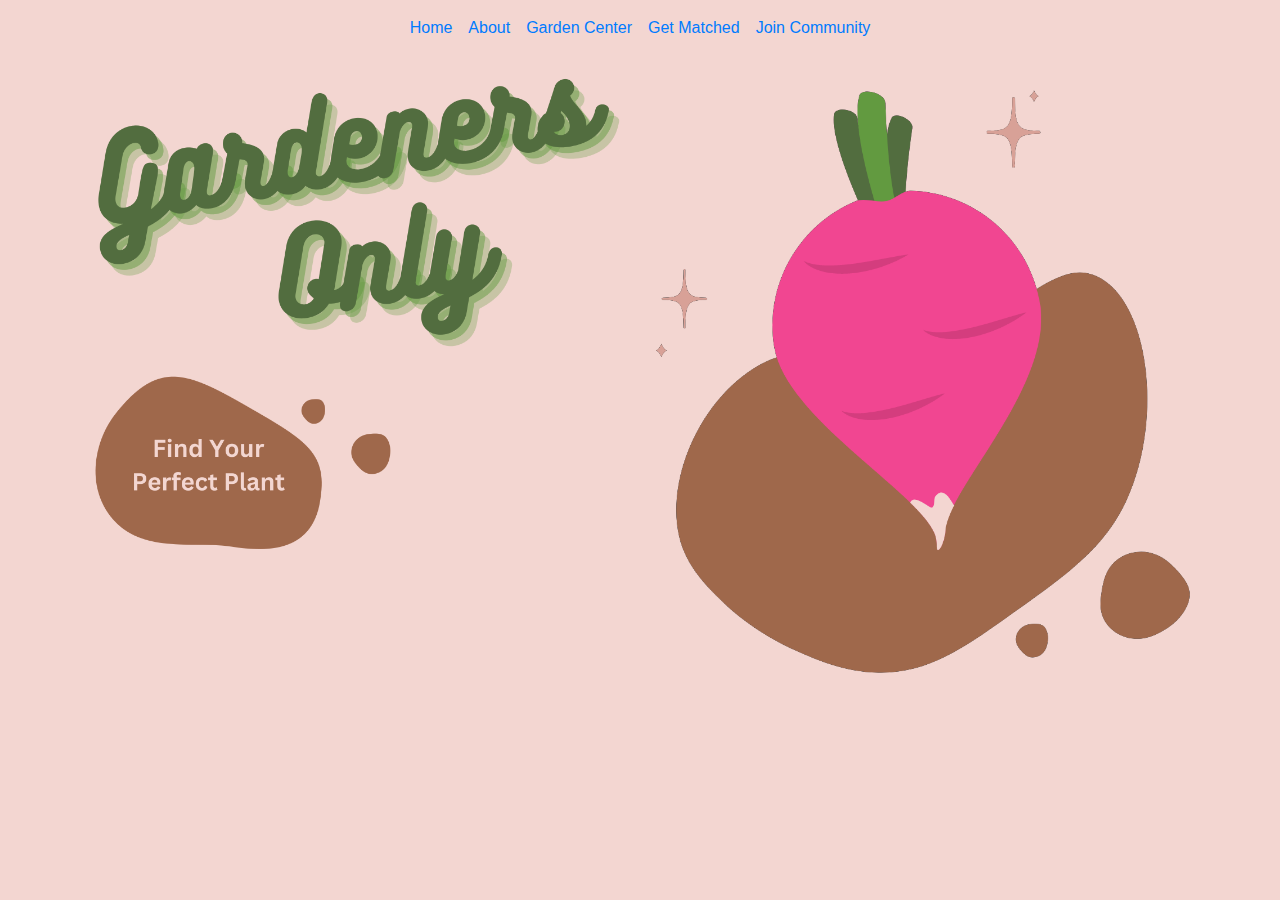
<file: Index.html>
<!DOCTYPE html>
<html lang="en">

<Head>
    <!-- Required meta tags -->
    <meta charset="utf-8">
    <meta name="viewport" content="width=device-width, initial-scale=1, shrink-to-fit=no">

    <!-- Bootstrap CSS -->
    <link rel="stylesheet" href="https://cdn.jsdelivr.net/npm/bootstrap@4.0.0/dist/css/bootstrap.min.css" integrity="sha384-Gn5384xqQ1aoWXA+058RXPxPg6fy4IWvTNh0E263XmFcJlSAwiGgFAW/dAiS6JXm" crossorigin="anonymous">
    
    <!-- Javascript -->
    <script src="randomveggie.js"></script>
    <title>Garden Project</title>
     <style>
    .navbar-custom .navbar-text {
        color: green;
    }
    </style>
</Head>

<body style="background-color:#F3D6D1;">

        <nav class="navbar sticky-top navbar-expand-md navbar-fixed-top main-nav">
            <div class="container">
                <ul class="nav navbar-nav mx-auto">
                    <li class="nav-item active">
                        <a class="nav-link" href="index.html">Home</a>
                    </li>
                    <li class="nav-item">
                        <a class="nav-link" href="about.html">About</a>
                    </li>
                    <li class="nav-item">
                        <a class="nav-link" href="gardencenter.html">Garden Center</a>
                    </li>
                    <li class="nav-item">
                        <a class="nav-link" href="perfectmatch.html">Get Matched</a>
                    </li>
                    <li class="nav-item">
                        <a class="nav-link" href="joincommunity.html">Join Community</a>
                    </li>
                </ul>
            </div>
        </nav>

        <div class="container">
            <div class="row">
                <div class="col-sm">
                    <div class="row-sm">
                        <img src="./gardenersonly.png" class="img-fluid" alt="Responsive image">                       
                    </div>
                    <div class="row-sm">
                        <img src="./plantmatchbutton.png" class="img-fluid" alt="Responsive image">                       
                    </div>
                </div>

                <div class="col-sm">
                    <!-- <img id="randomVeggie">image?<img/> -->
                    <img src="./turnip.png" class="img-fluid" alt="Responsive image">
                </div>
            </div>
        </div>

    <!-- Optional JavaScript -->
    <!-- jQuery first, then Popper.js, then Bootstrap JS -->
    <script src="https://code.jquery.com/jquery-3.2.1.slim.min.js" integrity="sha384-KJ3o2DKtIkvYIK3UENzmM7KCkRr/rE9/Qpg6aAZGJwFDMVNA/GpGFF93hXpG5KkN" crossorigin="anonymous"></script>
    <script src="https://cdn.jsdelivr.net/npm/popper.js@1.12.9/dist/umd/popper.min.js" integrity="sha384-ApNbgh9B+Y1QKtv3Rn7W3mgPxhU9K/ScQsAP7hUibX39j7fakFPskvXusvfa0b4Q" crossorigin="anonymous"></script>
    <script src="https://cdn.jsdelivr.net/npm/bootstrap@4.0.0/dist/js/bootstrap.min.js" integrity="sha384-JZR6Spejh4U02d8jOt6vLEHfe/JQGiRRSQQxSfFWpi1MquVdAyjUar5+76PVCmYl" crossorigin="anonymous"></script>


</body>









</html>
</file>
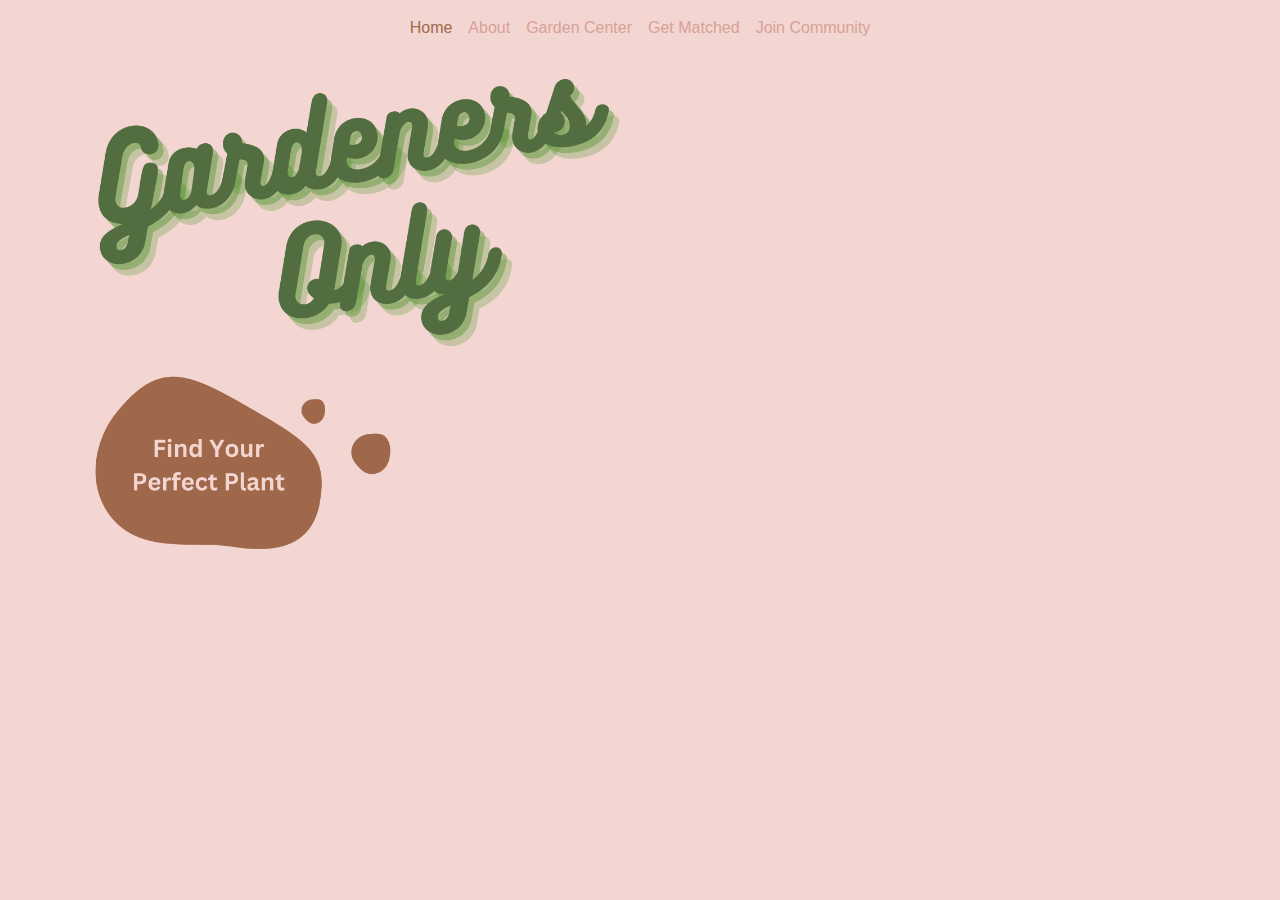
<file: index.html>
<!DOCTYPE html>
<html lang="en">

<Head>
    <!-- Required meta tags -->
    <meta charset="utf-8">
    <meta name="viewport" content="width=device-width, initial-scale=1, shrink-to-fit=no">

    <!-- Bootstrap CSS -->
    <link rel="stylesheet" href="https://cdn.jsdelivr.net/npm/bootstrap@4.0.0/dist/css/bootstrap.min.css" integrity="sha384-Gn5384xqQ1aoWXA+058RXPxPg6fy4IWvTNh0E263XmFcJlSAwiGgFAW/dAiS6JXm" crossorigin="anonymous">
    <link rel="stylesheet" href="style.css">
    
    <!-- Javascript -->
    <script src="randomveggie.js"></script>
    
    <title>Gardeners Only</title>
    
</Head>

<body style="background-color:#F3D6D1;">

        <nav class="navbar sticky-top navbar-expand-md navbar-fixed-top main-nav">
            <div class="container">
                <ul class="nav navbar-nav mx-auto">
                    <li class="nav-item active">
                        <a class="nav-link" href="index.html">Home</a>
                    </li>
                    <li class="nav-item">
                        <a class="nav-link" href="about.html">About</a>
                    </li>
                    <li class="nav-item">
                        <a class="nav-link" href="gardencenter.html">Garden Center</a>
                    </li>
                    <li class="nav-item">
                        <a class="nav-link" href="perfectmatch.html">Get Matched</a>
                    </li>
                    <li class="nav-item">
                        <a class="nav-link" href="joincommunity.html">Join Community</a>
                    </li>
                </ul>
            </div>
        </nav>

        <div class="container">
            <div class="row">
                <div class="col-sm">
                    <div class="row-sm">
                        <img src="./gardenersonly.png" class="img-fluid" alt="Responsive image">                       
                    </div>
                    <div class="row-sm">
                        <a href="https://natashablussick.github.io/Gardeners-Only/perfectmatch.html">
                        <img src="./plantmatchbutton.png" class="img-fluid" alt="Responsive image">
                        </a>
                    </div>
                </div>

                <div class="col-sm">
                    <div class="col-sm" id="banner-load">
                </div>
            </div>
        </div>

    <!-- Optional JavaScript -->
    <!-- jQuery first, then Popper.js, then Bootstrap JS -->
    <script src="https://code.jquery.com/jquery-3.2.1.slim.min.js" integrity="sha384-KJ3o2DKtIkvYIK3UENzmM7KCkRr/rE9/Qpg6aAZGJwFDMVNA/GpGFF93hXpG5KkN" crossorigin="anonymous"></script>
    <script src="https://cdn.jsdelivr.net/npm/popper.js@1.12.9/dist/umd/popper.min.js" integrity="sha384-ApNbgh9B+Y1QKtv3Rn7W3mgPxhU9K/ScQsAP7hUibX39j7fakFPskvXusvfa0b4Q" crossorigin="anonymous"></script>
    <script src="https://cdn.jsdelivr.net/npm/bootstrap@4.0.0/dist/js/bootstrap.min.js" integrity="sha384-JZR6Spejh4U02d8jOt6vLEHfe/JQGiRRSQQxSfFWpi1MquVdAyjUar5+76PVCmYl" crossorigin="anonymous"></script>
    
    <script>
        /* Add your images, we'll set the path in the next step */
        var images = ['turnip.png', 'eggplant.png', 'pepper.png'];
        /* Build the img, then do a bit of maths to randomize load and append to a div. Add a touch off css to fade them badboys in all sexy like. */
        $('<img  class="img-fluid" alt="Responsive image" src="./' + images[Math.floor(Math.random() * images.length)] + '" />').appendTo('#banner-load');
    </script>   

</body>









</html>
</file>
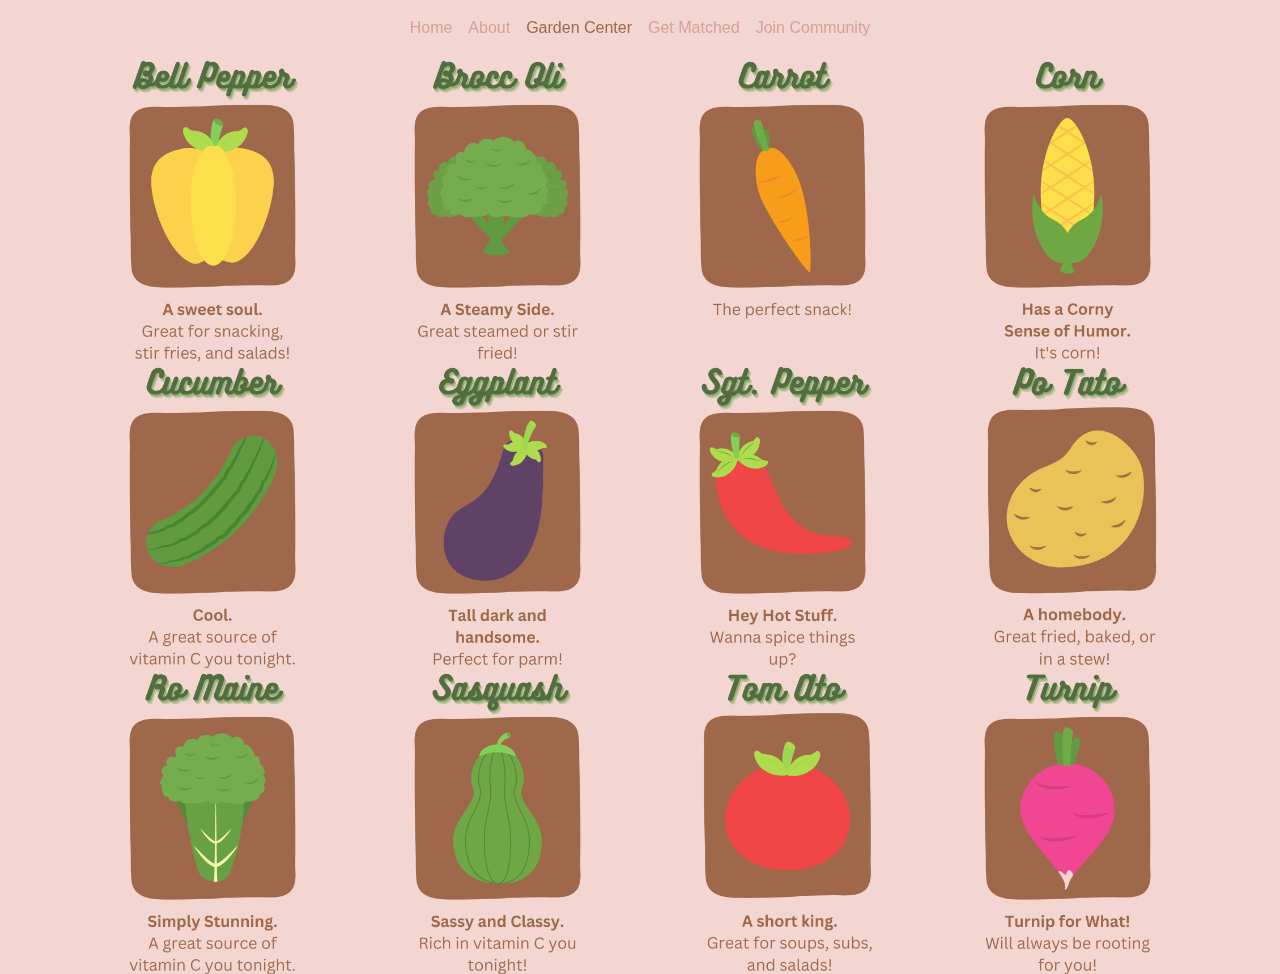
<file: gardencenter.html>
<!DOCTYPE html>
<html lang="en">

<Head>
    <!-- Required meta tags -->
    <meta charset="utf-8">
    <meta name="viewport" content="width=device-width, initial-scale=1, shrink-to-fit=no">

    <!-- Bootstrap CSS -->
    <link rel="stylesheet" href="https://cdn.jsdelivr.net/npm/bootstrap@4.0.0/dist/css/bootstrap.min.css" integrity="sha384-Gn5384xqQ1aoWXA+058RXPxPg6fy4IWvTNh0E263XmFcJlSAwiGgFAW/dAiS6JXm" crossorigin="anonymous">
    <link rel="stylesheet" href="style.css">
    
    <title>Garden Project</title>
</Head>

<body style="background-color:#F3D6D1;">

    <nav class="navbar sticky-top navbar-expand-md navbar-fixed-top main-nav">
        <div class="container">
            <ul class="nav navbar-nav mx-auto">
                <li class="nav-item">
                    <a class="nav-link" href="index.html">Home</a>
                </li>
                <li class="nav-item">
                    <a class="nav-link" href="about.html">About</a>
                </li>
                <li class="nav-item active">
                    <a class="nav-link" href="gardencenter.html">Garden Center</a>
                </li>
                <li class="nav-item">
                    <a class="nav-link" href="perfectmatch.html">Get Matched</a>
                </li>
                <li class="nav-item">
                    <a class="nav-link" href="joincommunity.html">Join Community</a>
                </li>
            </ul>
        </div>
    </nav>
    
 <div class="container">
        <div class="row">
            <div class="col-sm">
                <img src=".\bellpeppertile.png" class="img-fluid" alt="Responsive image">                       
            </div>
            <div class="col-sm">
                <img src=".\broccolitile.png" class="img-fluid" alt="Responsive image">
            </div>
            <div class="col-sm">
                 <a href="https://www.tradewindsfruit.com/content/scarlet-nantes-carrot.htm">
                <img src=".\carrottile.png" class="img-fluid" alt="Responsive image">    
                </a>
            </div>
            <div class="col-sm">
                 <a href="https://www.tradewindsfruit.com/content/japonica-striped-maize.htm">
                <img src=".\corntile.png" class="img-fluid" alt="Responsive image">
                  </a>
            </div>
        </div>
        <div class="row">
            <div class="col-sm">
                <a href="https:https://www.tradewindsfruit.com/content/alibi-cucumber.htm">
                    <img src=".\cucumbertile.png" class="img-fluid" alt="Responsive image">    
                    </a>
            </div>
            <div class="col-sm">
                <a href="https://www.tradewindsfruit.com/content/black-beauty-eggplant.htm">
                <img src=".\eggplanttile.png" class="img-fluid" alt="Responsive image">
                    </a>
            </div>
            <div class="col-sm">
                 <a href="https://www.tradewindsfruit.com/content/red-habanero-pepper.htm">
                <img src=".\peppertile.png" class="img-fluid" alt="Responsive image">  
                      </a>
            </div>
            <div class="col-sm">
                <img src=".\potatotile.png" class="img-fluid" alt="Responsive image">
            </div>
        </div>
        <div class="row">
            <div class="col-sm">
                <a href="https://www.tradewindsfruit.com/content/may-queen-lettuce.htm">
                    <img src=".\romainetile.png" class="img-fluid" alt="Responsive image">   
                    </a>
            </div>
            <div class="col-sm">
                 <a href="https://www.tradewindsfruit.com/content/long-island-cheese-squash.htm">
                <img src=".\squashtile.png" class="img-fluid" alt="Responsive image">
                     </a>
            </div>
            <div class="col-sm">
                <a href="https://www.tradewindsfruit.com/content/mariannas-peace-tomato.htm">
                <img src=".\tomatotile.png" class="img-fluid" alt="Responsive image">
                     </a>
            </div>
            <div class="col-sm">
                <a href="https://www.tradewindsfruit.com/content/crimson-giant-radish.htm">
                <img src=".\turniptile.png" class="img-fluid" alt="Responsive image">
                     </a>
            </div>
        </div>
    </div>
    <!-- Optional JavaScript -->
    <!-- jQuery first, then Popper.js, then Bootstrap JS -->
    <script src="https://code.jquery.com/jquery-3.2.1.slim.min.js" integrity="sha384-KJ3o2DKtIkvYIK3UENzmM7KCkRr/rE9/Qpg6aAZGJwFDMVNA/GpGFF93hXpG5KkN" crossorigin="anonymous"></script>
    <script src="https://cdn.jsdelivr.net/npm/popper.js@1.12.9/dist/umd/popper.min.js" integrity="sha384-ApNbgh9B+Y1QKtv3Rn7W3mgPxhU9K/ScQsAP7hUibX39j7fakFPskvXusvfa0b4Q" crossorigin="anonymous"></script>
    <script src="https://cdn.jsdelivr.net/npm/bootstrap@4.0.0/dist/js/bootstrap.min.js" integrity="sha384-JZR6Spejh4U02d8jOt6vLEHfe/JQGiRRSQQxSfFWpi1MquVdAyjUar5+76PVCmYl" crossorigin="anonymous"></script>


</body>









</html>
</file>
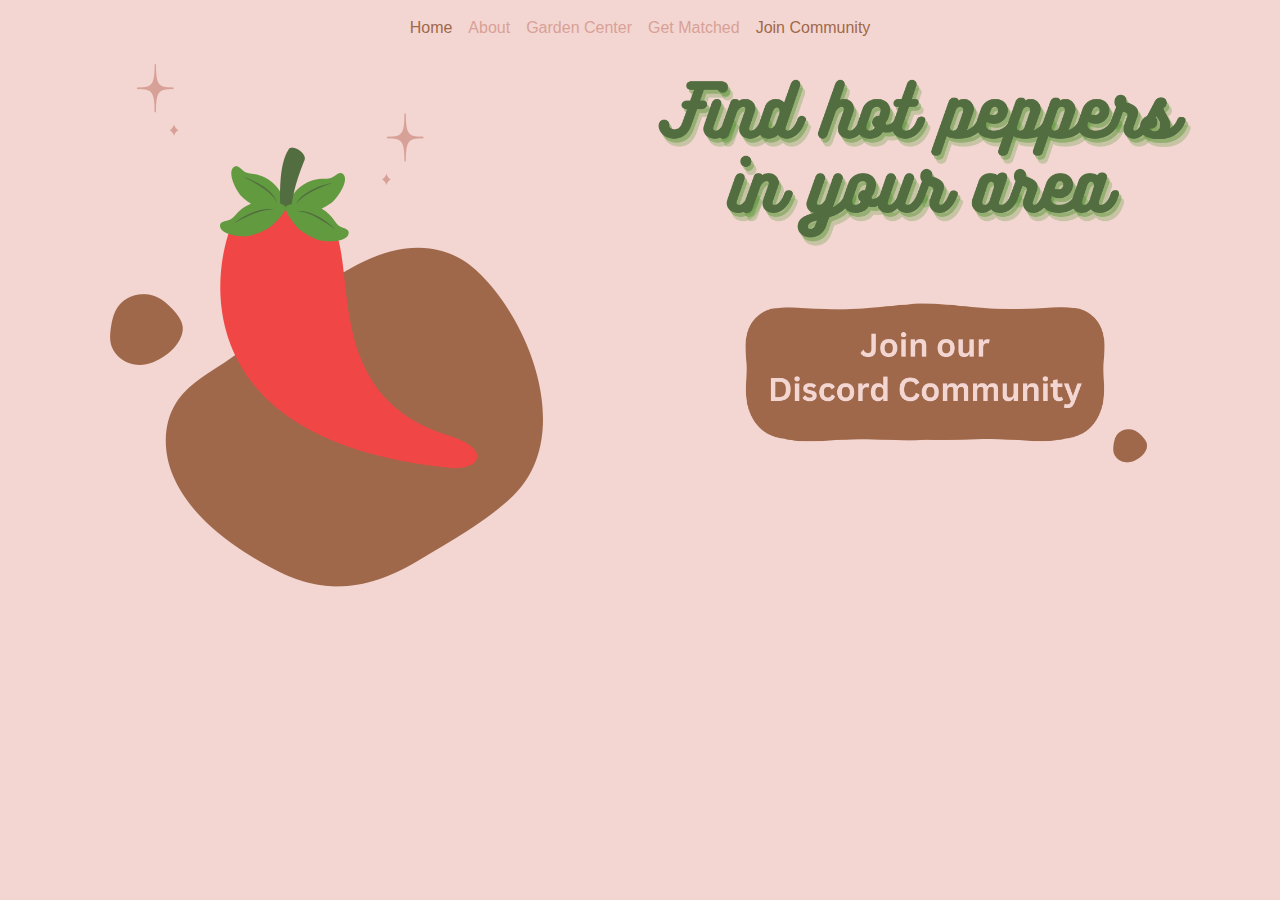
<file: joincommunity.html>
<!DOCTYPE html>
<html lang="en">

<Head>
    <!-- Required meta tags -->
    <meta charset="utf-8">
    <meta name="viewport" content="width=device-width, initial-scale=1, shrink-to-fit=no">

    <!-- Bootstrap CSS -->
    <link rel="stylesheet" href="https://cdn.jsdelivr.net/npm/bootstrap@4.0.0/dist/css/bootstrap.min.css" integrity="sha384-Gn5384xqQ1aoWXA+058RXPxPg6fy4IWvTNh0E263XmFcJlSAwiGgFAW/dAiS6JXm" crossorigin="anonymous">
    <link rel="stylesheet" href="style.css">
    
    <title>Garden Project</title>
</Head>

<body style="background-color:#F3D6D1;">

    <nav class="navbar sticky-top navbar-expand-md navbar-fixed-top main-nav">
        <div class="container">
            <ul class="nav navbar-nav mx-auto">
                <li class="nav-item active">
                    <a class="nav-link" href="index.html">Home</a>
                </li>
                <li class="nav-item">
                    <a class="nav-link" href="about.html">About</a>
                </li>
                <li class="nav-item">
                    <a class="nav-link" href="gardencenter.html">Garden Center</a>
                </li>
                <li class="nav-item">
                    <a class="nav-link" href="perfectmatch.html">Get Matched</a>
                </li>
                <li class="nav-item active">
                    <a class="nav-link" href="joincommunity.html">Join Community</a>
                </li>
            </ul>
        </div>
    </nav>
    
    <div class="container">
        <div class="row">
            <div class="col-sm">
                <div class="row-sm">
                    <img src="./pepper2.png" class="img-fluid" alt="Responsive image">                       
                </div>
            </div>

            <div class="col-sm">
                <div class="row-sm">
                    <img src="./findhotpeppers.png" class="img-fluid" alt="Responsive image">                       
                </div>
                <div class="row-sm">
                    <a href="https://discord.gg/FaEurrkX">
                    <img src="./discordbutton.png" class="img-fluid" alt="Responsive image">    
                    </a>
                </div>
            </div>
        </div>
    </div>
    <!-- Optional JavaScript -->
    <!-- jQuery first, then Popper.js, then Bootstrap JS -->
    <script src="https://code.jquery.com/jquery-3.2.1.slim.min.js" integrity="sha384-KJ3o2DKtIkvYIK3UENzmM7KCkRr/rE9/Qpg6aAZGJwFDMVNA/GpGFF93hXpG5KkN" crossorigin="anonymous"></script>
    <script src="https://cdn.jsdelivr.net/npm/popper.js@1.12.9/dist/umd/popper.min.js" integrity="sha384-ApNbgh9B+Y1QKtv3Rn7W3mgPxhU9K/ScQsAP7hUibX39j7fakFPskvXusvfa0b4Q" crossorigin="anonymous"></script>
    <script src="https://cdn.jsdelivr.net/npm/bootstrap@4.0.0/dist/js/bootstrap.min.js" integrity="sha384-JZR6Spejh4U02d8jOt6vLEHfe/JQGiRRSQQxSfFWpi1MquVdAyjUar5+76PVCmYl" crossorigin="anonymous"></script>


</body>









</html>
</file>
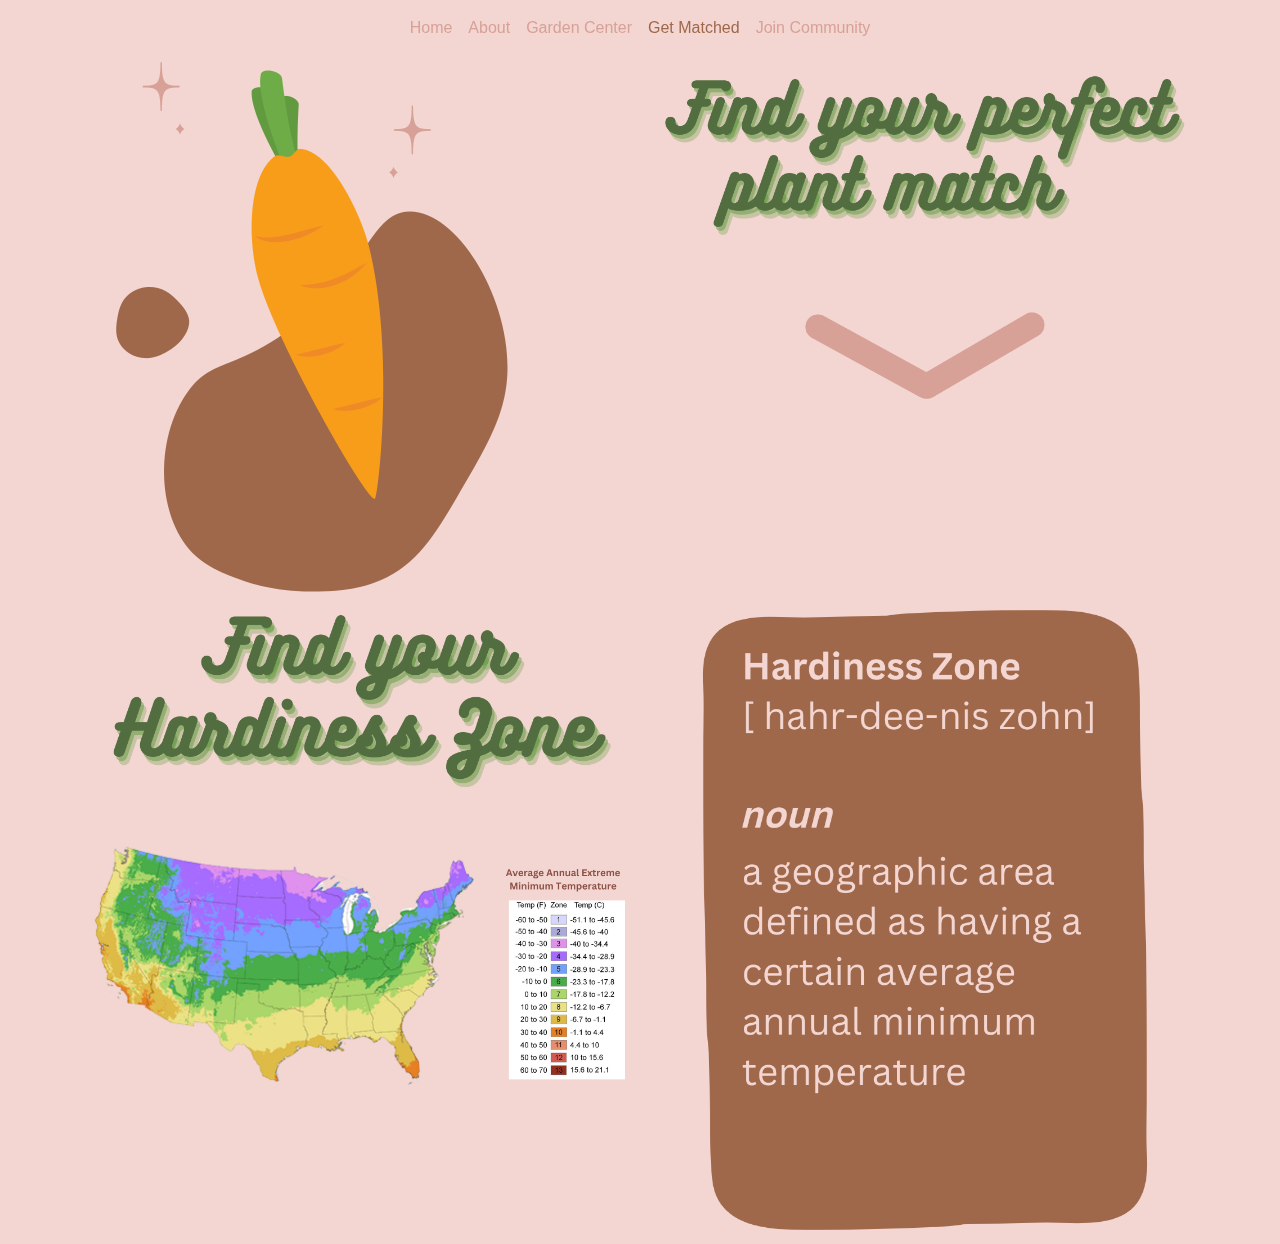
<file: perfectmatch.html>
<!DOCTYPE html>
<html lang="en">

<Head>
    <!-- Required meta tags -->
    <meta charset="utf-8">
    <meta name="viewport" content="width=device-width, initial-scale=1, shrink-to-fit=no">

    <!-- Bootstrap CSS -->
    <link rel="stylesheet" href="https://cdn.jsdelivr.net/npm/bootstrap@4.0.0/dist/css/bootstrap.min.css" integrity="sha384-Gn5384xqQ1aoWXA+058RXPxPg6fy4IWvTNh0E263XmFcJlSAwiGgFAW/dAiS6JXm" crossorigin="anonymous">
    <link rel="stylesheet" href="style.css">
    
    <title>Garden Project</title>
</Head>

<body style="background-color:#F3D6D1;">

    <nav class="navbar sticky-top navbar-expand-md navbar-fixed-top main-nav">
        <div class="container">
            <ul class="nav navbar-nav mx-auto">
                <li class="nav-item">
                    <a class="nav-link" href="index.html">Home</a>
                </li>
                <li class="nav-item">
                    <a class="nav-link" href="about.html">About</a>
                </li>
                <li class="nav-item">
                    <a class="nav-link" href="gardencenter.html">Garden Center</a>
                </li>
                <li class="nav-item active">
                    <a class="nav-link" href="perfectmatch.html">Get Matched</a>
                </li>
                <li class="nav-item">
                    <a class="nav-link" href="joincommunity.html">Join Community</a>
                </li>
            </ul>
        </div>
    </nav>

    <div class="container">
        <div class="row">
            <div class="col-sm">
                <div class="row-sm">
                    <img src="./carrot.png" class="img-fluid" alt="Responsive image">                       
                </div>
            </div>

            <div class="col-sm">
                <div class="row-sm">
                    <img src="./findperfectmatch.png" class="img-fluid" alt="Responsive image">                       
                </div>
                <div class="row-sm">
                    <img src="./down.png" class="img-fluid" alt="Responsive image">                       
                </div>
            </div>
        </div>
    </div>
    <div class="container">
        <div class="row">
            <div class="col-md">
                <div class="row-sm">
                    <img src="./findzone.png" class="img-fluid" alt="Responsive image">                       
                </div>
                <div class="row-sm">
                    <img src="./zonemap.png" class="img-fluid" alt="Responsive image">                       
                </div>
            </div>

            <div class="col-sm">
                <div class="row-sm">
                    <img src="./definition.png" class="img-fluid" alt="Responsive image">                       
                </div>
            </div>
        </div>
    </div>

    <!-- Optional JavaScript -->
    <!-- jQuery first, then Popper.js, then Bootstrap JS -->
    <script src="https://code.jquery.com/jquery-3.2.1.slim.min.js" integrity="sha384-KJ3o2DKtIkvYIK3UENzmM7KCkRr/rE9/Qpg6aAZGJwFDMVNA/GpGFF93hXpG5KkN" crossorigin="anonymous"></script>
    <script src="https://cdn.jsdelivr.net/npm/popper.js@1.12.9/dist/umd/popper.min.js" integrity="sha384-ApNbgh9B+Y1QKtv3Rn7W3mgPxhU9K/ScQsAP7hUibX39j7fakFPskvXusvfa0b4Q" crossorigin="anonymous"></script>
    <script src="https://cdn.jsdelivr.net/npm/bootstrap@4.0.0/dist/js/bootstrap.min.js" integrity="sha384-JZR6Spejh4U02d8jOt6vLEHfe/JQGiRRSQQxSfFWpi1MquVdAyjUar5+76PVCmYl" crossorigin="anonymous"></script>


</body>









</html>
</file>
<file: style.css>
a {
  color: #D8A197;
}
a:hover{
color: #9F684B;

}
.active a{
  color:#9F684B;
}
</file>
